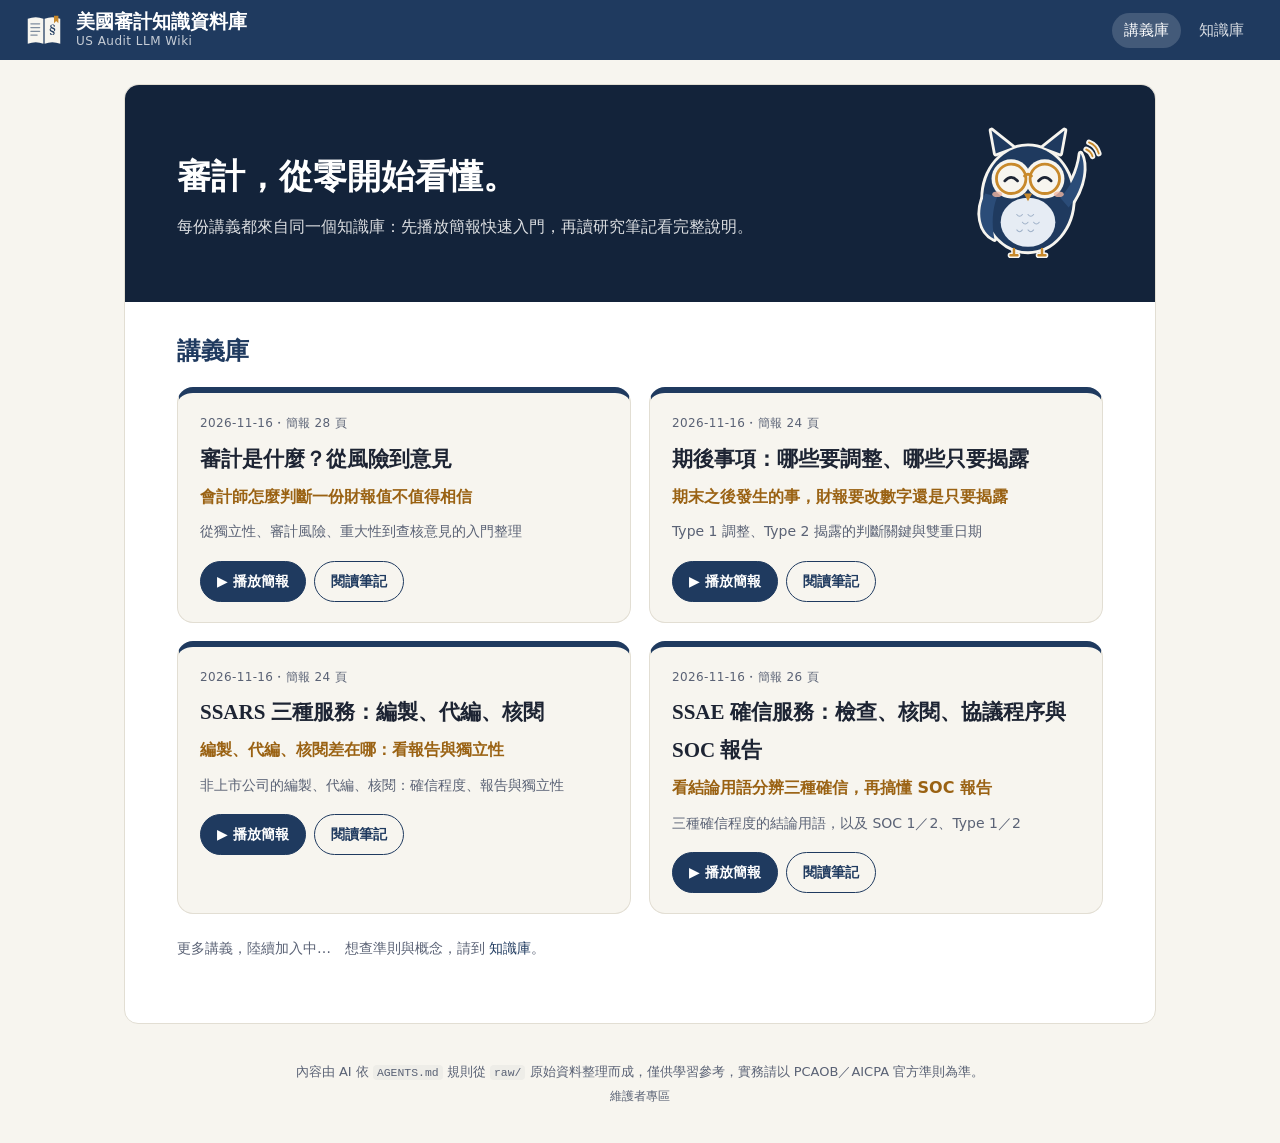
<file: index.html>
<!DOCTYPE html>
<html lang="zh-Hant">
<head>
  <meta charset="UTF-8">
  <meta name="viewport" content="width=device-width, initial-scale=1.0">
  <title>美國審計知識資料庫｜US Audit LLM Wiki</title>
  <meta name="description" content="由 AI 依 AGENTS.md 規則持續維護的繁體中文美國審計知識庫（LLM Wiki）。">
  <link rel="icon" href="assets/mascot/owl-avatar.svg" type="image/svg+xml">
  <link rel="stylesheet" href="vendor/katex/katex.min.css">
  <!-- 版本號 ?v= ：修改 style.css、md.js、app.js 後要一起更新，避免瀏覽器與 GitHub Pages 用到舊的快取檔案 -->
  <link rel="stylesheet" href="style.css?v=20261116i">
</head>
<body>
  <header class="topbar">
    <button class="menu-btn" id="menuBtn" aria-label="開啟目錄">☰</button>
    <a class="brand" href="#/">
      <img class="brand-mark" src="assets/brand/site-logo.svg" alt="" width="40" height="40">
      <span class="brand-text">美國審計知識資料庫<small>US Audit LLM Wiki</small></span>
    </a>
    <nav class="top-links">
      <a href="#/" data-nav="lessons">講義庫</a>
      <a href="#/wiki" data-nav="wiki">知識庫</a>
    </nav>
  </header>

  <div class="layout">
    <aside class="sidebar" id="sidebar">
      <nav class="mobile-nav">
        <a href="#/" data-nav="lessons">講義庫</a><a href="#/wiki" data-nav="wiki">知識庫</a>
      </nav>
      <div class="search">
        <input id="searchInput" type="search" placeholder="搜尋標題或內文…（例：重大性、AS 2201）" autocomplete="off">
      </div>
      <div id="searchResults" class="search-results" hidden></div>
      <nav id="toc" class="toc"><p class="muted">載入目錄中…</p></nav>
    </aside>

    <main class="content" id="content">
      <p class="muted">載入中…</p>
    </main>
  </div>

  <footer class="footer">
    內容由 AI 依 <code>AGENTS.md</code> 規則從 <code>raw/</code> 原始資料整理而成，僅供學習參考，實務請以 PCAOB／AICPA 官方準則為準。
    <br><a class="admin-link" href="#/admin">維護者專區</a>
  </footer>

  <script src="vendor/katex/katex.min.js"></script>
  <script src="md.js?v=20261116i"></script>
  <script src="app.js?v=20261116i"></script>
</body>
</html>
</file>
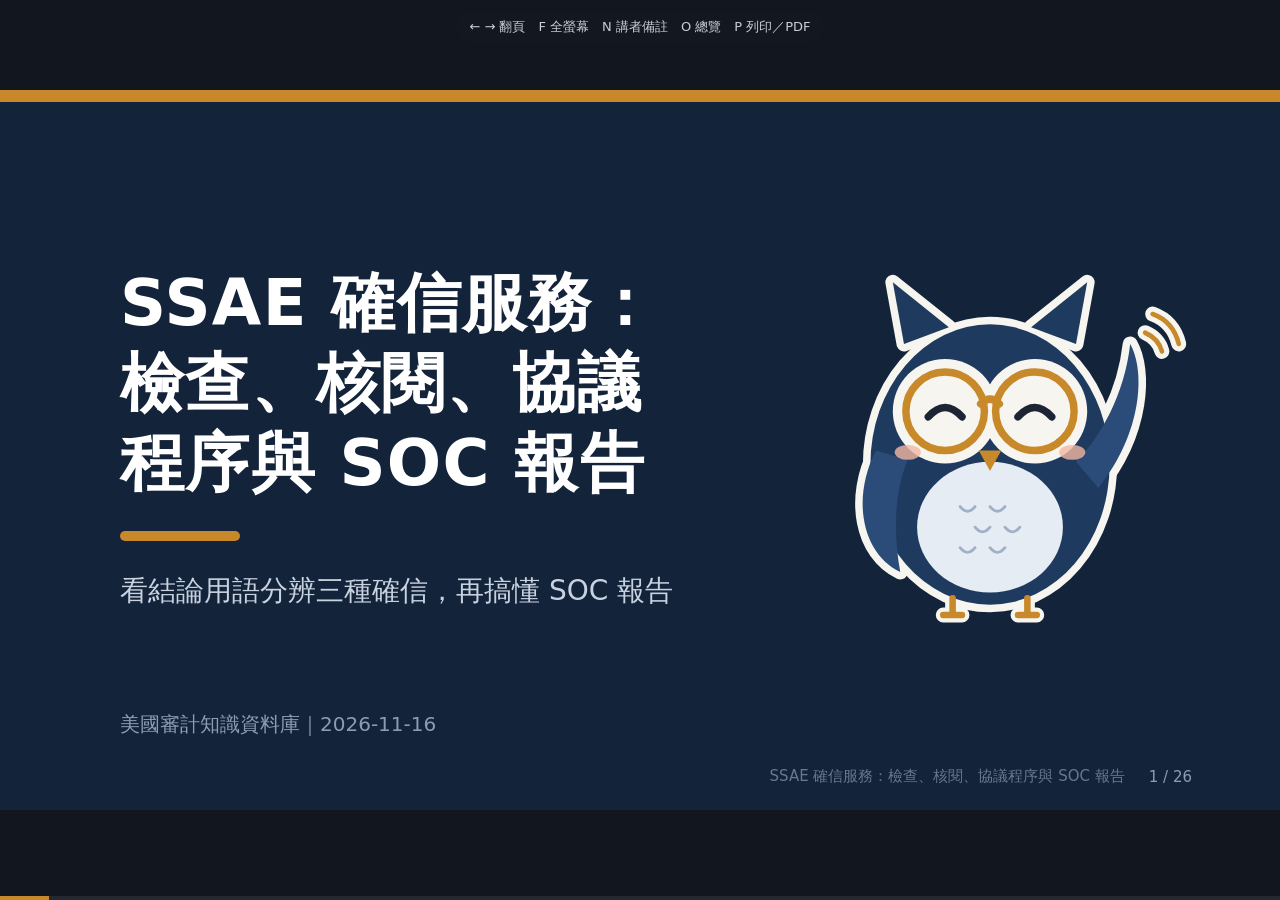
<file: decks/ssae-services/index.html>
<!DOCTYPE html>
<html lang="zh-Hant">
<head>
  <meta charset="UTF-8">
  <meta name="viewport" content="width=device-width, initial-scale=1.0">
  <title>簡報｜美國審計知識資料庫</title>
  <!-- 這個檔案原封不動複製到 decks/<slug>/index.html 即可，不需要修改任何內容。
       引擎會依資料夾名稱自動讀取 slides/<slug>.md。 -->
  <link rel="icon" href="../../assets/mascot/owl-avatar.svg" type="image/svg+xml">
  <link rel="stylesheet" href="../../vendor/katex/katex.min.css">
  <link rel="stylesheet" href="../_shared/deck.css?v=20261116c">
</head>
<body>
  <div id="deck"></div>
  <script src="../../vendor/katex/katex.min.js"></script>
  <script src="../../md.js?v=20261116c"></script>
  <script src="../_shared/deck.js?v=20261116c"></script>
</body>
</html>
</file>
<file: style.css>
/* 美國審計知識資料庫 — 網站樣式
   色彩規則見 AGENTS.md 第 10 節：琥珀色只用於考點與重點 */
:root {
  --bg: #F7F5EF;
  --paper: #FFFFFF;
  --ink: #1D2433;
  --ink-soft: #5A6275;
  --primary: #1F3A5F;
  --primary-soft: #E6ECF4;
  --accent: #C8892B;
  --accent-soft: #FBF1E0;
  --danger: #A63D32;
  --danger-soft: #F8E7E4;
  --info: #2F6C9F;
  --info-soft: #E7F0F8;
  --gray-soft: #EEEDE8;
  --line: #E2DED3;
  --radius: 10px;
  --sans: "PingFang TC", "Noto Sans TC", "Microsoft JhengHei", system-ui, -apple-system, sans-serif;
  --serif: "Noto Serif TC", "Songti TC", "PMingLiU", Georgia, serif;
  --mono: "SF Mono", Menlo, Consolas, monospace;
}

* { box-sizing: border-box; }
[hidden] { display: none !important; }
html { scroll-behavior: smooth; }
body {
  margin: 0;
  background: var(--bg);
  color: var(--ink);
  font-family: var(--sans);
  line-height: 1.8;
  font-size: 16px;
}
a { color: var(--primary); text-decoration: none; }
a:hover { text-decoration: underline; }
code {
  font-family: var(--mono);
  font-size: .88em;
  background: var(--gray-soft);
  padding: .1em .35em;
  border-radius: 4px;
}
.muted { color: var(--ink-soft); }

/* ---------- 頂部列 ---------- */
.topbar {
  position: sticky; top: 0; z-index: 20;
  display: flex; align-items: center; gap: 16px;
  padding: 10px 24px;
  background: var(--primary);
  color: #fff;
}
.brand { display: flex; align-items: center; gap: 12px; color: #fff; }
.brand:hover { text-decoration: none; }
.brand-mark { width: 40px; height: 40px; display: block; flex: none; }  /* 網站標誌：assets/brand/site-logo.svg */
.brand-text { font-family: var(--serif); font-size: 19px; font-weight: 700; line-height: 1.2; }
.brand-text small { display: block; font-family: var(--sans); font-size: 12px; font-weight: 400; opacity: .75; letter-spacing: .04em; }
.top-links { margin-left: auto; display: flex; gap: 6px; }
.top-links a { color: #fff; opacity: .85; font-size: 15px; padding: 4px 12px; border-radius: 999px; }
.top-links a.active { background: rgba(255,255,255,.16); opacity: 1; }
.top-links a:hover { opacity: 1; }
.mobile-nav { display: none; }
.menu-btn { display: none; background: none; border: 0; color: #fff; font-size: 22px; cursor: pointer; }

/* ---------- 版面 ---------- */
.layout {
  display: grid;
  grid-template-columns: 300px minmax(0, 1fr);
  max-width: 1280px; margin: 0 auto;
  gap: 32px; padding: 24px;
}
.sidebar {
  position: sticky; top: 84px;
  align-self: start;
  max-height: calc(100vh - 108px);
  overflow-y: auto;
  padding-right: 6px;
}
.search input {
  width: 100%; padding: 10px 12px;
  border: 1px solid var(--line); border-radius: var(--radius);
  font: inherit; font-size: 14px; background: var(--paper);
}
.search input:focus { outline: 2px solid var(--primary-soft); border-color: var(--primary); }
.search-results { margin-top: 10px; }
.search-results a { display: block; padding: 8px 10px; border-radius: 8px; font-size: 14px; }
.search-results a:hover { background: var(--primary-soft); text-decoration: none; }
.search-results .snippet { display: block; color: var(--ink-soft); font-size: 12px; line-height: 1.5; }
.search-results mark { background: var(--accent-soft); color: inherit; }

.toc h3 {
  font-size: 12px; letter-spacing: .08em; text-transform: uppercase;
  color: var(--ink-soft); margin: 22px 0 6px; font-weight: 600;
}
.toc ul { list-style: none; margin: 0; padding: 0; }
.toc li a {
  display: block; padding: 5px 10px; border-radius: 6px;
  font-size: 14px; color: var(--ink); line-height: 1.5;
}
.toc li a:hover { background: var(--primary-soft); text-decoration: none; }
.toc li a.active { background: var(--primary); color: #fff; }

/* ---------- 內容 ---------- */
.content {
  background: var(--paper);
  border: 1px solid var(--line);
  border-radius: 14px;
  padding: 40px 52px 48px;
  min-height: 70vh;
}
.page-meta { display: flex; flex-wrap: wrap; gap: 8px; align-items: center; margin-bottom: 8px; font-size: 13px; }
.badge {
  display: inline-block; padding: 2px 10px; border-radius: 999px;
  font-size: 12px; font-weight: 600; background: var(--primary-soft); color: var(--primary);
}
.badge.type-standard { background: #E3EEE8; color: #2D6A4F; }
.badge.type-concept { background: var(--primary-soft); color: var(--primary); }
.badge.type-entity { background: #EEE6F4; color: #5B3F86; }
.badge.type-synthesis { background: var(--accent-soft); color: #8A5A12; }
.badge.type-source { background: var(--gray-soft); color: var(--ink-soft); }
.badge.type-overview { background: var(--primary); color: #fff; }
.tag { color: var(--ink-soft); }
.tag::before { content: "#"; }
.updated { margin-left: auto; color: var(--ink-soft); }

.md h1 { font-family: var(--serif); font-size: 30px; line-height: 1.35; margin: 4px 0 20px; color: var(--primary); }
.md h2 {
  font-family: var(--serif); font-size: 21px; margin: 36px 0 12px;
  padding-bottom: 6px; border-bottom: 2px solid var(--line);
}
.md h3 { font-size: 17px; margin: 24px 0 8px; }
.md p { margin: 10px 0; }
.md ul, .md ol { padding-left: 1.5em; margin: 8px 0; }
.md li { margin: 3px 0; }
.md strong { color: var(--primary); }
.md hr { border: 0; border-top: 1px solid var(--line); margin: 28px 0; }
.md .table-wrap { overflow-x: auto; margin: 14px 0; }
.md table { width: 100%; border-collapse: collapse; font-size: 15px; }
.md th, .md td { border: 1px solid var(--line); padding: 8px 12px; text-align: left; vertical-align: top; }
.md th { background: var(--primary-soft); color: var(--primary); white-space: nowrap; }
.md tr:nth-child(even) td { background: #FBFAF6; }
.md pre {
  background: #1D2433; color: #E8EAF0; padding: 14px 18px; border-radius: var(--radius);
  overflow-x: auto; font-size: 13.5px; line-height: 1.6;
}
.md pre code { background: none; padding: 0; color: inherit; }
.md blockquote {
  margin: 14px 0; padding: 8px 16px; border-left: 4px solid var(--line); color: var(--ink-soft);
}
a.wikilink { border-bottom: 1px dashed var(--primary); }
a.wikilink:hover { text-decoration: none; background: var(--primary-soft); }
a.wikilink.broken { color: var(--danger); border-bottom-color: var(--danger); }

/* 提示框 callout */
.callout { margin: 16px 0; padding: 12px 16px; border-radius: var(--radius); border-left: 5px solid; }
.callout-title { font-weight: 700; margin-bottom: 4px; }
.callout-title::before { margin-right: 6px; }
.callout > :last-child { margin-bottom: 0; }
.callout p { margin: 4px 0; }
.callout-exam { background: var(--accent-soft); border-color: var(--accent); }
.callout-exam .callout-title { color: #8A5A12; }
.callout-exam .callout-title::before { content: "★"; }
.callout-conflict { background: var(--danger-soft); border-color: var(--danger); }
.callout-conflict .callout-title { color: var(--danger); }
.callout-conflict .callout-title::before { content: "⇄"; }
.callout-stale { background: var(--gray-soft); border-color: #9A9A92; }
.callout-stale .callout-title { color: var(--ink-soft); }
.callout-stale .callout-title::before { content: "⌛"; }
.callout-todo { background: var(--info-soft); border-color: var(--info); }
.callout-todo .callout-title { color: var(--info); }
.callout-todo .callout-title::before { content: "?"; }

/* 反向連結 */
.backlinks { margin-top: 44px; padding-top: 18px; border-top: 2px dashed var(--line); }
.backlinks h4 { margin: 0 0 8px; font-size: 14px; color: var(--ink-soft); letter-spacing: .05em; }
.backlinks a {
  display: inline-block; margin: 4px 6px 4px 0; padding: 3px 12px;
  border: 1px solid var(--line); border-radius: 999px; font-size: 13px;
}
.backlinks a:hover { background: var(--primary-soft); text-decoration: none; }

/* 首頁 */
.hero { margin: -40px -52px 28px; padding: 36px 52px 28px; background: linear-gradient(135deg, var(--primary), #2B4C78); color: #fff; border-radius: 14px 14px 0 0; }
.hero h1 { font-family: var(--serif); margin: 0 0 6px; font-size: 30px; }
.hero p { margin: 0; opacity: .85; }
.stats { display: grid; grid-template-columns: repeat(auto-fit, minmax(110px, 1fr)); gap: 12px; margin: 0 0 28px; }
.stat { background: var(--bg); border: 1px solid var(--line); border-radius: var(--radius); padding: 12px 14px; }
.stat b { display: block; font-size: 26px; font-family: var(--serif); color: var(--primary); line-height: 1.2; }
.stat span { font-size: 13px; color: var(--ink-soft); }
.recent { background: var(--bg); border-radius: var(--radius); padding: 6px 20px 14px; margin-top: 32px; }
.recent h2 { border: 0; }
.recent li { font-size: 14px; }

.footer { text-align: center; color: var(--ink-soft); font-size: 13px; padding: 12px 24px 36px; }

/* ---------- 圖片 ---------- */
.md img { max-width: 100%; height: auto; vertical-align: middle; }
.md p > img:only-child { display: block; margin: 12px auto; max-height: 420px; }

/* ---------- 數學式（KaTeX） ---------- */
.math-block { margin: 16px 0; overflow-x: auto; overflow-y: hidden; padding: 4px 0; }
.math-display { display: block; text-align: center; }
.math-error { color: var(--danger); font-family: var(--mono); }
.md .katex { font-size: 1.08em; }

/* ---------- 研究筆記、簡報、文獻清單 ---------- */
.badge.type-note { background: #E3EEF7; color: #24557F; }
.badge.type-slides { background: var(--accent-soft); color: #8A5A12; }
.tag-plain { color: var(--ink-soft); }
.chip {
  display: inline-block; margin: 4px 6px 4px 0; padding: 3px 12px;
  border: 1px solid var(--line); border-radius: 999px; font-size: 13px; background: var(--paper);
}
.chip:hover { background: var(--primary-soft); text-decoration: none; }
.actions { margin: 4px 0 8px; }
.actions .chip { border-color: var(--primary); color: var(--primary); font-weight: 600; }
.backlinks h4.sub { margin-top: 16px; }
.cards { display: grid; grid-template-columns: repeat(auto-fill, minmax(260px, 1fr)); gap: 14px; margin-top: 18px; }
.card { border: 1px solid var(--line); border-radius: var(--radius); padding: 14px 16px; background: var(--bg); }
.card-title { font-family: var(--serif); font-size: 17px; font-weight: 700; }
.card p { margin: 6px 0; font-size: 14px; color: var(--ink-soft); }
.card-meta { font-size: 12px; color: var(--ink-soft); }
.empty { color: var(--ink-soft); padding: 24px; border: 1px dashed var(--line); border-radius: var(--radius); text-align: center; }
.slide-card { border: 1px solid var(--line); border-radius: var(--radius); padding: 4px 20px 12px; margin: 16px 0; }
.slide-card-head { font-size: 13px; color: var(--ink-soft); margin: 10px 0 0; }
.speaker-notes {
  margin-top: 10px; padding: 8px 14px; border-radius: 8px; background: var(--gray-soft);
  font-size: 14px; color: var(--ink-soft);
}
.speaker-notes::before { content: "講者備註"; display: block; font-weight: 700; font-size: 12px; }
.search-results .kind { font-size: 11px; background: #E3EEF7; color: #24557F; border-radius: 4px; padding: 0 5px; margin-right: 6px; }
.md.reading td { font-size: 14px; }
a.stat { color: inherit; }
a.stat:hover { text-decoration: none; border-color: var(--primary); }

/* ---------- 手機 ---------- */
@media (max-width: 860px) {
  .menu-btn { display: block; }
  .layout { grid-template-columns: 1fr; padding: 14px; }
  .sidebar {
    position: fixed; top: 0; left: 0; right: 0; bottom: 0; z-index: 15; max-height: none;
    background: var(--bg); padding: 80px 16px 16px; transform: translateX(-100%); transition: transform .2s;
  }
  .sidebar.open { transform: none; }
  .content { padding: 24px 20px 32px; }
  .hero { margin: -24px -20px 24px; padding: 28px 20px 22px; }
  .top-links { display: none; }
  .mobile-nav { display: flex; flex-wrap: wrap; gap: 6px; margin-bottom: 14px; }
  .mobile-nav a { padding: 4px 12px; border: 1px solid var(--line); border-radius: 999px; font-size: 14px; background: var(--paper); }
}

/* 文獻清單：下載按鈕 */
.md.reading td:nth-child(4) a, .md td a[href$=".pdf"] {
  display: inline-block; padding: 2px 10px; border-radius: 999px; border: 1px solid var(--primary);
  font-size: 13px; font-weight: 600; white-space: nowrap;
}
.md.reading td:nth-child(4) a::before { content: "⬇ "; }
.md.reading td:nth-child(1), .md.reading td:nth-child(5), .md.reading td:nth-child(8) { white-space: nowrap; }

/* ---------- 前台／後台分離（2026-11-16） ---------- */
@media (min-width: 861px) {
  .layout.solo { grid-template-columns: minmax(0, 1fr); max-width: 1080px; }
  .layout.solo .sidebar { display: none; }
}
.back { display: inline-block; font-size: 14px; margin-bottom: 10px; }
/* 講義庫 */
.hero-lessons { display: flex; align-items: center; justify-content: space-between; gap: 24px; padding-top: 30px; padding-bottom: 30px; background: #13233A; }
.hero-lessons h1 { font-size: 34px; }
.hero-lessons img { width: 150px; flex: none; }
.lib-title { font-family: var(--serif); color: var(--primary); margin: 8px 0 14px; }
.lessons { display: grid; grid-template-columns: repeat(auto-fill, minmax(300px, 1fr)); gap: 18px; }
.lesson { border: 1px solid var(--line); border-radius: 16px; padding: 20px 22px; background: var(--bg); border-top: 6px solid var(--primary); }
.lesson-tag { font-size: 12px; color: var(--ink-soft); letter-spacing: .03em; }
.lesson h2 { font-family: var(--serif); font-size: 21px; margin: 6px 0 4px; color: var(--ink); border: 0; padding: 0; }
.lesson-sub { color: #9A6213; font-weight: 600; margin: 0 0 8px; }
.lesson-sum { font-size: 14px; color: var(--ink-soft); margin: 0 0 16px; }
.lesson-actions { display: flex; flex-wrap: wrap; gap: 8px; }
.btn { display: inline-block; padding: 7px 16px; border-radius: 999px; border: 1.5px solid var(--primary); color: var(--primary); font-size: 14px; font-weight: 600; }
.btn:hover { text-decoration: none; background: var(--primary-soft); }
.btn.primary { background: var(--primary); color: #fff; }
.btn.primary:hover { background: #2B4C78; }
.btn.ghost { border-color: var(--line); color: var(--ink-soft); font-weight: 500; }
.more { margin-top: 22px; font-size: 14px; }
/* 維護者專區 */
.admin-grid { display: grid; grid-template-columns: repeat(auto-fill, minmax(220px, 1fr)); gap: 12px; margin: 6px 0 24px; }
.admin-tile { display: block; border: 1px solid var(--line); border-radius: var(--radius); padding: 14px 16px; background: var(--bg); color: inherit; }
.admin-tile:hover { text-decoration: none; border-color: var(--primary); }
.admin-tile b { display: block; color: var(--primary); font-size: 16px; }
.admin-tile span { font-size: 13px; color: var(--ink-soft); }
.admin-link { font-size: 12px; color: var(--ink-soft); }
details.maint { margin: 24px 0; border: 1px dashed var(--line); border-radius: var(--radius); padding: 10px 14px; background: var(--bg); }
details.maint summary { cursor: pointer; color: var(--ink-soft); font-size: 14px; }
.mobile-nav a.active { border-color: var(--primary); color: var(--primary); }
@media (max-width: 860px) { .hero-lessons img { width: 90px; } .hero-lessons h1 { font-size: 26px; } }
/* 維護者專區密碼頁 */
.lock { max-width: 420px; margin: 40px auto; text-align: center; }
.lock form { display: flex; gap: 8px; margin: 18px 0 8px; }
.lock input { flex: 1; padding: 9px 12px; border: 1px solid var(--line); border-radius: 999px; font: inherit; }
.lock .btn { cursor: pointer; font: inherit; font-weight: 600; }
.lock-msg { color: #B03A2E; min-height: 1.5em; font-size: 14px; }
/* 側邊欄：可折疊的分類 */
.toc details.toc-sec { margin: 6px 0; border-radius: 8px; }
.toc details.toc-sec > summary {
  list-style: none; cursor: pointer; display: flex; align-items: center; gap: 8px;
  font-size: 13px; letter-spacing: .06em; color: var(--ink-soft); font-weight: 600;
  padding: 8px 10px; border-radius: 8px; user-select: none;
}
.toc details.toc-sec > summary::-webkit-details-marker { display: none; }
.toc details.toc-sec > summary::before { content: "▸"; font-size: 12px; transition: transform .15s; }
.toc details.toc-sec[open] > summary::before { transform: rotate(90deg); }
.toc details.toc-sec > summary:hover { background: var(--primary-soft); color: var(--primary); }
.toc .toc-count { margin-left: auto; font-size: 11px; font-weight: 500; background: var(--bg); border: 1px solid var(--line); border-radius: 999px; padding: 0 8px; }
.toc details.toc-sec ul { padding-left: 8px; margin-bottom: 6px; }
</file>
<file: decks/_shared/deck.css>
/* 美國審計知識資料庫 — 共用簡報樣式（主題：明亮卡片，見檔案最後）
 * 畫布固定 1280×720（16:9），依視窗等比縮放。
 * 頁型：cover／agenda／section／points／compare／key／figure／figure-right／summary
 */
:root {
  --bg: #F7F5EF;
  --paper: #FFFFFF;
  --ink: #1D2433;
  --ink-soft: #5A6275;
  --primary: #1F3A5F;
  --primary-soft: #E6ECF4;
  --accent: #C8892B;
  --accent-soft: #FBF1E0;
  --danger: #A63D32;
  --danger-soft: #F8E7E4;
  --info: #2F6C9F;
  --info-soft: #E7F0F8;
  --line: #E2DED3;
  --sans: "PingFang TC", "Noto Sans TC", "Microsoft JhengHei", system-ui, sans-serif;
  --serif: "Noto Serif TC", "Songti TC", "PMingLiU", Georgia, serif;
  --mono: "SF Mono", Menlo, Consolas, monospace;
}
* { box-sizing: border-box; }
[hidden] { display: none !important; }
html, body { margin: 0; height: 100%; background: #12161F; overflow: hidden; font-family: var(--sans); color: var(--ink); }
a { color: var(--primary); text-decoration: none; border-bottom: 1px dashed currentColor; }

.stage { position: absolute; left: 50%; top: 50%; width: 1280px; height: 720px; transform-origin: center center; }
.slide {
  position: absolute; inset: 0; display: none; overflow: hidden;
  background: var(--bg); padding: 64px 88px 80px;
}
.slide.active { display: flex; flex-direction: column; }
.slide-body { flex: 1; display: flex; flex-direction: column; min-height: 0; }

/* 文字 */
.slide h1 { font-family: var(--serif); font-size: 56px; line-height: 1.25; margin: 0 0 20px; color: var(--primary); }
.slide h2 {
  font-family: var(--serif); font-size: 40px; line-height: 1.3; margin: 0 0 28px; color: var(--primary);
  padding-bottom: 14px; border-bottom: 3px solid var(--line);
}
.slide h3 { font-size: 26px; margin: 12px 0 8px; }
.slide p { font-size: 26px; line-height: 1.6; margin: 8px 0; }
.slide ul, .slide ol { font-size: 26px; line-height: 1.55; margin: 6px 0; padding-left: 1.3em; }
.slide li { margin: 8px 0; }
.slide li li { font-size: 22px; }
.slide strong { color: var(--primary); }
.slide code { font-family: var(--mono); background: #ECEAE3; padding: .05em .3em; border-radius: 4px; font-size: .88em; }
.slide .table-wrap { overflow: hidden; }
.slide table { width: 100%; border-collapse: collapse; font-size: 22px; }
.slide th, .slide td { border: 1px solid var(--line); padding: 10px 14px; text-align: left; vertical-align: top; }
.slide th { background: var(--primary); color: #fff; }
.slide tr:nth-child(even) td { background: #FBFAF6; }
.slide .math-block { margin: 18px 0; font-size: 1.3em; text-align: center; }
.slide .katex { font-size: 1.1em; }

/* 提示框 */
.slide .callout { margin: 18px 0 0; padding: 14px 22px; border-radius: 12px; border-left: 8px solid; font-size: 24px; }
.slide .callout p { font-size: 24px; margin: 4px 0; }
.slide .callout-title { font-weight: 700; font-size: 22px; }
.slide .callout-exam { background: var(--accent-soft); border-color: var(--accent); }
.slide .callout-exam .callout-title { color: #8A5A12; }
.slide .callout-exam .callout-title::before { content: "★ "; }
.slide .callout-conflict { background: var(--danger-soft); border-color: var(--danger); }
.slide .callout-conflict .callout-title { color: var(--danger); }
.slide .callout-stale { background: #EEEDE8; border-color: #9A9A92; }
.slide .callout-todo { background: var(--info-soft); border-color: var(--info); }

/* 頁尾 */
.slide-foot {
  position: absolute; left: 88px; right: 88px; bottom: 24px;
  display: flex; gap: 24px; align-items: center; font-size: 15px; color: var(--ink-soft);
}
.foot-source { flex: 1; overflow: hidden; white-space: nowrap; text-overflow: ellipsis; }
.foot-title { opacity: .7; }
.foot-num { font-variant-numeric: tabular-nums; }

/* 頁型：封面 */
.slide-cover { background: var(--primary); color: #fff; justify-content: center; padding-left: 120px; }
.slide-cover .slide-body { justify-content: center; }
.slide-cover h1 { color: #fff; font-size: 64px; max-width: 980px; }
.slide-cover h1::after { content: ""; display: block; width: 120px; height: 6px; background: var(--accent); margin-top: 28px; }
.slide-cover p { color: rgba(255,255,255,.85); font-size: 28px; }
.slide-cover .cover-meta { position: absolute; left: 120px; bottom: 72px; font-size: 20px; color: rgba(255,255,255,.7); }
.slide-cover .slide-foot, .slide-section .slide-foot { color: rgba(255,255,255,.6); }
.slide-cover a, .slide-section a { color: #fff; }

/* 頁型：目錄 */
.slide-agenda ol { counter-reset: ag; list-style: none; padding: 0; }
.slide-agenda ol > li { counter-increment: ag; display: flex; gap: 22px; align-items: baseline; font-size: 30px; margin: 14px 0; }
.slide-agenda ol > li::before {
  content: counter(ag, decimal-leading-zero); font-family: var(--serif); font-weight: 700; color: var(--accent); font-size: 34px; min-width: 56px;
}

/* 頁型：章節頁 */
.slide-section { background: linear-gradient(135deg, var(--primary), #2B4C78); color: #fff; }
.slide-section .slide-body { justify-content: center; }
.slide-section h1, .slide-section h2 { color: #fff; border: 0; font-size: 60px; }
.slide-section p { color: rgba(255,255,255,.85); }

/* 頁型：重點句或公式 */
.slide-key .slide-body { justify-content: center; align-items: center; text-align: center; }
.slide-key h2 { border: 0; font-size: 34px; color: var(--ink-soft); margin-bottom: 18px; }
.slide-key p { font-size: 40px; line-height: 1.5; font-family: var(--serif); max-width: 1000px; }
.slide-key .math-block { font-size: 1.9em; }

/* 頁型：比較（表格） */
.slide-compare table { font-size: 21px; }

/* 圖片 */
.slide img { max-width: 100%; max-height: 420px; object-fit: contain; vertical-align: middle; }
.slide p > img:only-child { display: block; margin: 8px auto; }

/* 頁型：左圖右文 */
.figure-wrap { flex-direction: row !important; gap: 56px; align-items: center; }
.fig-img { flex: 0 0 44%; display: flex; justify-content: center; align-items: center; height: 100%; }
.fig-img img { max-height: 500px; width: 100%; }
.fig-text { flex: 1; min-width: 0; }
.fig-text h2 { font-size: 38px; }

/* 頁型：左文右圖 */
.slide-figure-right .figure-wrap { flex-direction: row-reverse !important; }

/* 頁型：總結 */
.slide-summary ul { list-style: none; padding: 0; }
.slide-summary ul > li { position: relative; padding-left: 48px; }
.slide-summary ul > li::before {
  content: "✓"; position: absolute; left: 0; top: 0; color: #fff; background: var(--primary);
  width: 34px; height: 34px; border-radius: 50%; display: grid; place-items: center; font-size: 20px; margin-top: 4px;
}

/* 控制介面 */
.progress { position: fixed; left: 0; right: 0; bottom: 0; height: 4px; background: rgba(255,255,255,.08); }
.bar { height: 100%; width: 0; background: var(--accent); transition: width .2s; }
.notes-panel {
  position: fixed; left: 50%; bottom: 16px; transform: translateX(-50%); width: min(900px, 92vw);
  max-height: 32vh; overflow: auto; background: rgba(20,24,33,.94); color: #E8EAF0;
  padding: 14px 20px; border-radius: 12px; font-size: 16px; line-height: 1.6; z-index: 5;
}
.notes-panel a { color: #9CC3EA; }
.notes-panel .muted { color: #9AA1B2; }
.overview {
  position: fixed; inset: 0; background: rgba(18,22,31,.96); z-index: 10; padding: 40px;
  display: grid; grid-template-columns: repeat(auto-fill, minmax(220px, 1fr)); gap: 14px; align-content: start; overflow: auto;
}
.overview button {
  text-align: left; padding: 14px; border-radius: 10px; border: 1px solid #39425A; background: #1D2433; color: #E8EAF0;
  font: inherit; font-size: 15px; cursor: pointer; min-height: 90px;
}
.overview button span { display: block; color: var(--accent); font-weight: 700; margin-bottom: 4px; }
.overview button.cur { border-color: var(--accent); }
.help {
  position: fixed; top: 12px; left: 50%; transform: translateX(-50%); color: #C9CED9; font-size: 13px;
  background: rgba(20,24,33,.8); padding: 6px 14px; border-radius: 999px; transition: opacity .8s; z-index: 4;
}
.help.fade { opacity: 0; }
.deck-error { color: #E8EAF0; padding: 60px; font-size: 18px; }
.deck-error code { background: #2A3040; padding: 2px 6px; border-radius: 4px; }

/* ===== 正式主題：明亮卡片（2026-11-16 使用者選定風格 B）=====
 * 白底、頂部藍琥珀色帶、螢光筆標題、要點用圓角卡片；圖片（含貓頭鷹）不加底色框。 */
.slide { background: #FFFFFF; font-family: var(--sans); }
.slide::before { content: ""; position: absolute; left: 0; top: 0; right: 0; height: 12px; background: linear-gradient(90deg, var(--primary) 0 70%, var(--accent) 70%); }
.slide h1, .slide h2 { font-family: var(--sans); font-weight: 800; letter-spacing: .02em; }
.slide h2 {
  border: 0; padding: 0; display: inline-block; align-self: flex-start; font-size: 44px;
  background: linear-gradient(transparent 62%, #FCE3B4 62%); margin-bottom: 34px;
}
.slide ul { list-style: none; padding: 0; }
.slide ul > li {
  background: #F1F5FB; border-radius: 18px; padding: 16px 24px; margin: 14px 0;
  border-left: 8px solid var(--primary);
}
.slide strong { color: #B06F12; }
/* 封面：深色底；貓頭鷹用貼紙版（順著輪廓的米白描邊、圓角收邊），避免融入背景 */
.slide-cover { background: #13233A; color: #FFFFFF; }
.slide-cover::before { background: var(--accent); }
.slide-cover::after {
  content: ""; position: absolute; right: 90px; top: 50%; transform: translateY(-50%); width: 400px; height: 420px;
  background: url("../../assets/mascot/owl-wave-sticker.svg") no-repeat center / contain;
}
.slide-cover h1 { color: #FFFFFF; font-size: 70px; max-width: 640px; background: none; }
.slide-cover h1::after { background: var(--accent); height: 10px; border-radius: 5px; }
.slide-cover p { color: #C9D2E0; }
.slide-cover .cover-meta, .slide-cover .slide-foot { color: #8E9BB3; }
.slide-cover a { color: #FFFFFF; }
.fig-img { height: 520px; }
.slide-key .math-block { background: #F1F5FB; border-radius: 28px; padding: 40px 60px; }
.slide table { border-collapse: separate; border-spacing: 0; border-radius: 18px; overflow: hidden; border: 2px solid #DCE4EF; }
.slide th { background: var(--primary); }
.slide th, .slide td { border: 0; border-bottom: 1px solid #DCE4EF; padding: 16px 20px; }
.slide .callout { border-radius: 18px; border-left-width: 0; border: 2px solid var(--accent); }
.slide-summary ul > li { border-left-color: var(--accent); }
.slide-summary ul > li::before { background: var(--accent); left: 18px; top: 14px; }
.slide-summary ul > li { padding-left: 70px; }
.slide-foot { color: #8A93A6; }

/* 章節頁：深色底（主題的白底會蓋掉基礎樣式，需在此重設） */
.slide-section { background: #13233A; color: #FFFFFF; }
.slide-section::before { background: var(--accent); }
.slide-section h2 { color: #FFFFFF; font-size: 60px; background: linear-gradient(transparent 70%, rgba(200,137,43,.55) 70%); }
.slide-section .slide-foot { color: #8E9BB3; }
/* 封面標題：各行長度平均，避免在詞中間斷行 */
.slide-cover h1 { text-wrap: balance; max-width: 760px; font-size: 64px; }
/* 圖解（diagrams）比圖示寬，給較大的空間 */
.figure-wrap:has(img[src*="/diagrams/"]) .fig-img { flex-basis: 56%; }
.slide-key img { max-width: 100%; max-height: 470px; }
.slide-key:has(img) h2 { margin-bottom: 6px; }

/* 列印／存 PDF：每頁一張投影片 */
@page { size: 1280px 720px; margin: 0; }
@media print {
  html, body { background: #fff; overflow: visible; height: auto; }
  .stage { position: static; transform: none !important; width: 1280px; height: auto; }
  .slide { display: flex !important; flex-direction: column; position: relative; width: 1280px; height: 720px; page-break-after: always; break-after: page; }
  .progress, .notes-panel, .overview, .help { display: none !important; }
  * { -webkit-print-color-adjust: exact; print-color-adjust: exact; }
}
</file>
